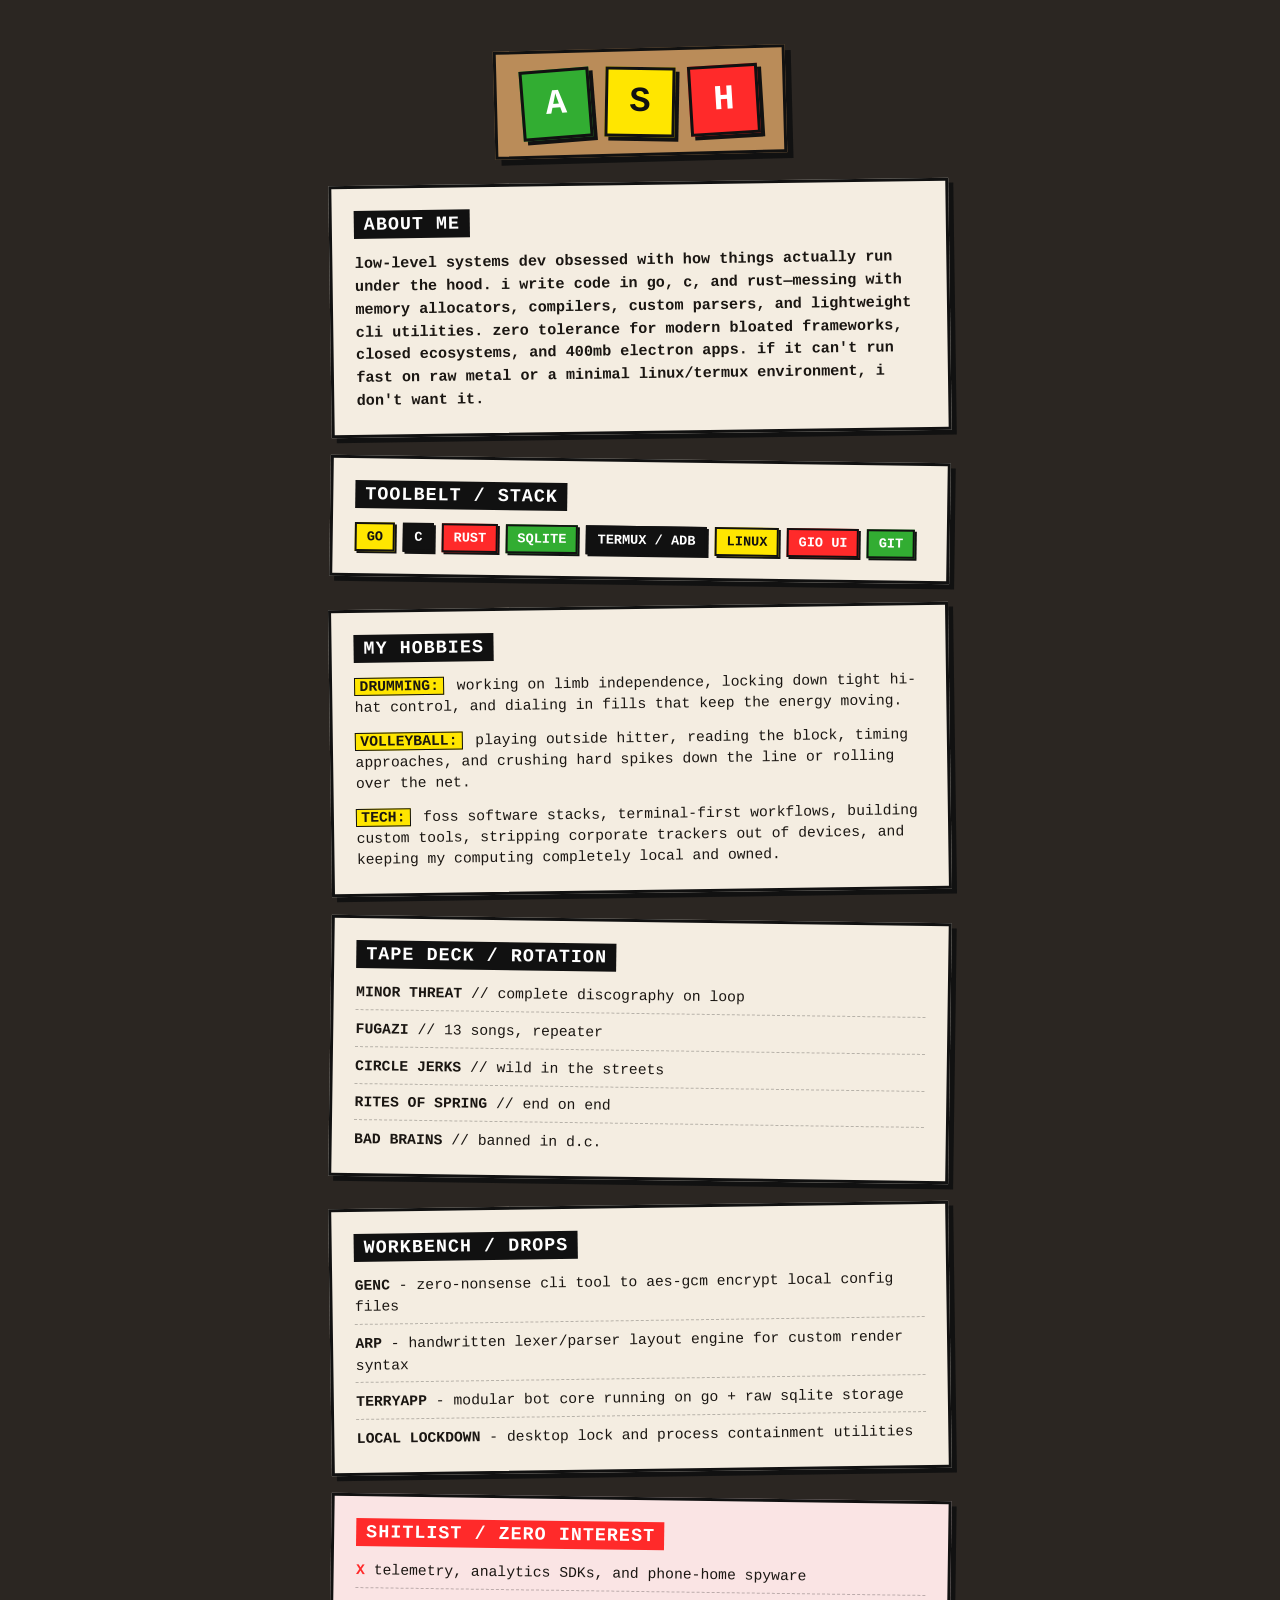
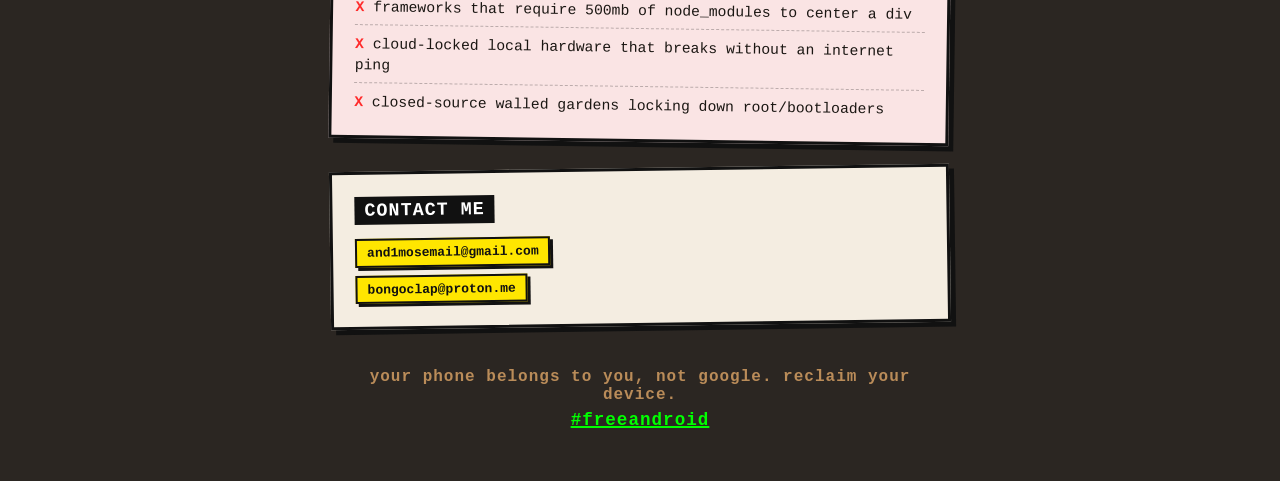
<file: index.html>
<!doctype html>
<html lang="en">
  <head>
    <meta charset="UTF-8" />
    <meta name="viewport" content="width=device-width, initial-scale=1.0" />
    <title>ASH // Systems Dev</title>
    <link rel="stylesheet" href="styles.css" />
  </head>
  <body>
    <div class="wrapper">
      <div id="namebox">
        <div class="letter" id="a">A</div>
        <div class="letter" id="s">S</div>
        <div class="letter" id="h">H</div>
      </div>

      <section class="scrap tilt-left">
        <h2>ABOUT ME</h2>
        <p>
          low-level systems dev obsessed with how things actually run under the
          hood. i write code in go, c, and rust—messing with memory allocators,
          compilers, custom parsers, and lightweight cli utilities. zero
          tolerance for modern bloated frameworks, closed ecosystems, and 400mb
          electron apps. if it can't run fast on raw metal or a minimal
          linux/termux environment, i don't want it.
        </p>
      </section>

      <section class="scrap tilt-right">
        <h2>TOOLBELT / STACK</h2>
        <div class="tag-cloud">
          <span class="tag tag-yellow">GO</span>
          <span class="tag">C</span>
          <span class="tag tag-red">RUST</span>
          <span class="tag tag-green">SQLITE</span>
          <span class="tag">TERMUX / ADB</span>
          <span class="tag tag-yellow">LINUX</span>
          <span class="tag tag-red">GIO UI</span>
          <span class="tag tag-green">GIT</span>
        </div>
      </section>

      <section class="scrap tilt-left">
        <h2>MY HOBBIES</h2>
        <div class="hobby-item">
          <strong>DRUMMING:</strong> working on limb independence, locking down
          tight hi-hat control, and dialing in fills that keep the energy
          moving.
        </div>
        <div class="hobby-item">
          <strong>VOLLEYBALL:</strong> playing outside hitter, reading the
          block, timing approaches, and crushing hard spikes down the line or
          rolling over the net.
        </div>
        <div class="hobby-item">
          <strong>TECH:</strong> foss software stacks, terminal-first workflows,
          building custom tools, stripping corporate trackers out of devices,
          and keeping my computing completely local and owned.
        </div>
      </section>

      <section class="scrap tilt-right">
        <h2>TAPE DECK / ROTATION</h2>
        <ul class="bullet-list">
          <li><strong>MINOR THREAT</strong> // complete discography on loop</li>
          <li><strong>FUGAZI</strong> // 13 songs, repeater</li>
          <li><strong>CIRCLE JERKS</strong> // wild in the streets</li>
          <li><strong>RITES OF SPRING</strong> // end on end</li>
          <li><strong>BAD BRAINS</strong> // banned in d.c.</li>
        </ul>
      </section>

      <section class="scrap tilt-left">
        <h2>WORKBENCH / DROPS</h2>
        <ul class="bullet-list">
          <li>
            <strong>GENC</strong> - zero-nonsense cli tool to aes-gcm encrypt
            local config files
          </li>
          <li>
            <strong>ARP</strong> - handwritten lexer/parser layout engine for
            custom render syntax
          </li>
          <li>
            <strong>TERRYAPP</strong> - modular bot core running on go + raw
            sqlite storage
          </li>
          <li>
            <strong>LOCAL LOCKDOWN</strong> - desktop lock and process
            containment utilities
          </li>
        </ul>
      </section>

      <section class="scrap tilt-right danger-scrap">
        <h2>SHITLIST / ZERO INTEREST</h2>
        <ul class="bullet-list crossed">
          <li>telemetry, analytics SDKs, and phone-home spyware</li>
          <li>frameworks that require 500mb of node_modules to center a div</li>
          <li>
            cloud-locked local hardware that breaks without an internet ping
          </li>
          <li>closed-source walled gardens locking down root/bootloaders</li>
        </ul>
      </section>

      <section class="scrap tilt-left">
        <h2>CONTACT ME</h2>
        <ul class="contact-list">
          <li>
            <a href="mailto:and1mosemail@gmail.com">and1mosemail@gmail.com</a>
          </li>
          <li><a href="mailto:bongoclap@proton.me">bongoclap@proton.me</a></li>
        </ul>
      </section>

      <footer class="manifesto-footer">
        <p>your phone belongs to you, not google. reclaim your device.</p>
        <a
          class="free-android"
          href="https://fsfe.org/activities/android/"
          target="_blank"
          rel="noopener noreferrer"
          >#freeandroid</a
        >
      </footer>
    </div>
  </body>
</html>
</file>
<file: styles.css>
* {
  box-sizing: border-box;
  margin: 0;
  padding: 0;
}

body {
  min-height: 100vh;
  display: flex;
  flex-direction: column;
  align-items: center;
  background-color: #2b2622;
  font-family: monospace;
  padding: 3rem 1rem;
  color: #1a1612;
}

.wrapper {
  width: 100%;
  max-width: 620px;
  display: flex;
  flex-direction: column;
  align-items: center;
  gap: 1.6rem;
}

#namebox {
  background-color: #ba8c59;
  border: 3px solid #111;
  box-shadow: 6px 6px 0 #111;
  display: flex;
  flex-direction: row;
  align-items: center;
  justify-content: center;
  gap: 14px;
  padding: 16px 24px;
  transform: rotate(-1.5deg);
}

.letter {
  width: 70px;
  height: 70px;
  display: flex;
  align-items: center;
  justify-content: center;
  font-size: 2.2rem;
  font-weight: 900;
  border: 3px solid #111;
  box-shadow: 4px 4px 0 #111;
  user-select: none;
  transition: transform 0.1s ease;
}

.letter:hover {
  transform: scale(1.08) rotate(0deg) !important;
  cursor: pointer;
}

#a {
  background-color: #32ad32;
  color: #fff;
  transform: rotate(-3deg);
}

#s {
  background-color: #ffe600;
  color: #111;
  transform: rotate(2.5deg);
}

#h {
  background-color: #ff2a2a;
  color: #fff;
  transform: rotate(-2deg);
}

.scrap {
  width: 100%;
  background: #f4ede1;
  border: 3px solid #111;
  box-shadow: 5px 5px 0 #111;
  padding: 1.4rem;
}

.tilt-left {
  transform: rotate(-0.8deg);
}

.tilt-right {
  transform: rotate(0.8deg);
}

.danger-scrap {
  background: #fae4e4;
  border-color: #111;
}

.scrap h2 {
  font-size: 1.15rem;
  font-weight: 900;
  background: #111;
  color: #fff;
  display: inline-block;
  padding: 0.2rem 0.6rem;
  margin-bottom: 0.9rem;
  letter-spacing: 1px;
}

.danger-scrap h2 {
  background: #ff2a2a;
  color: #fff;
}

.scrap p {
  font-size: 0.95rem;
  line-height: 1.5;
  font-weight: 600;
}

.tag-cloud {
  display: flex;
  flex-wrap: wrap;
  gap: 8px;
}

.tag {
  background: #111;
  color: #fff;
  font-weight: 900;
  font-size: 0.85rem;
  padding: 0.3rem 0.6rem;
  border: 2px solid #111;
  box-shadow: 2px 2px 0 #111;
}

.tag-yellow {
  background: #ffe600;
  color: #111;
}

.tag-red {
  background: #ff2a2a;
  color: #fff;
}

.tag-green {
  background: #32ad32;
  color: #fff;
}

.bullet-list {
  list-style: none;
  display: flex;
  flex-direction: column;
  gap: 0.55rem;
  font-size: 0.92rem;
  line-height: 1.45;
}

.bullet-list li {
  border-bottom: 1px dashed rgba(0, 0, 0, 0.25);
  padding-bottom: 0.35rem;
}

.bullet-list li:last-child {
  border-bottom: none;
  padding-bottom: 0;
}

.crossed li::before {
  content: "X ";
  color: #ff2a2a;
  font-weight: 900;
}

.hobby-item {
  margin-bottom: 0.75rem;
  font-size: 0.92rem;
  line-height: 1.45;
}

.hobby-item:last-child {
  margin-bottom: 0;
}

.hobby-item strong {
  background: #ffe600;
  padding: 0 4px;
  border: 1px solid #111;
  margin-right: 4px;
}

.contact-list {
  list-style: none;
  display: flex;
  flex-direction: column;
  gap: 0.5rem;
}

.contact-list a {
  color: #111;
  font-weight: 800;
  text-decoration: none;
  background: #ffe600;
  border: 2px solid #111;
  padding: 0.3rem 0.6rem;
  display: inline-block;
  box-shadow: 3px 3px 0 #111;
}

.contact-list a:hover {
  background: #111;
  color: #ffe600;
}

.manifesto-footer {
  text-align: center;
  font-size: 1rem;
  font-weight: 900;
  color: #ba8c59;
  letter-spacing: 1px;
  margin-top: 1rem;
  display: flex;
  flex-direction: column;
  gap: 0.4rem;
}

.free-android {
  color: #00ff00;
  font-size: 1.1rem;
  font-weight: 900;
  text-decoration: underline;
  text-decoration-thickness: 2px;
}

.free-android:hover {
  background: #00ff00;
  color: #111;
}
</file>
